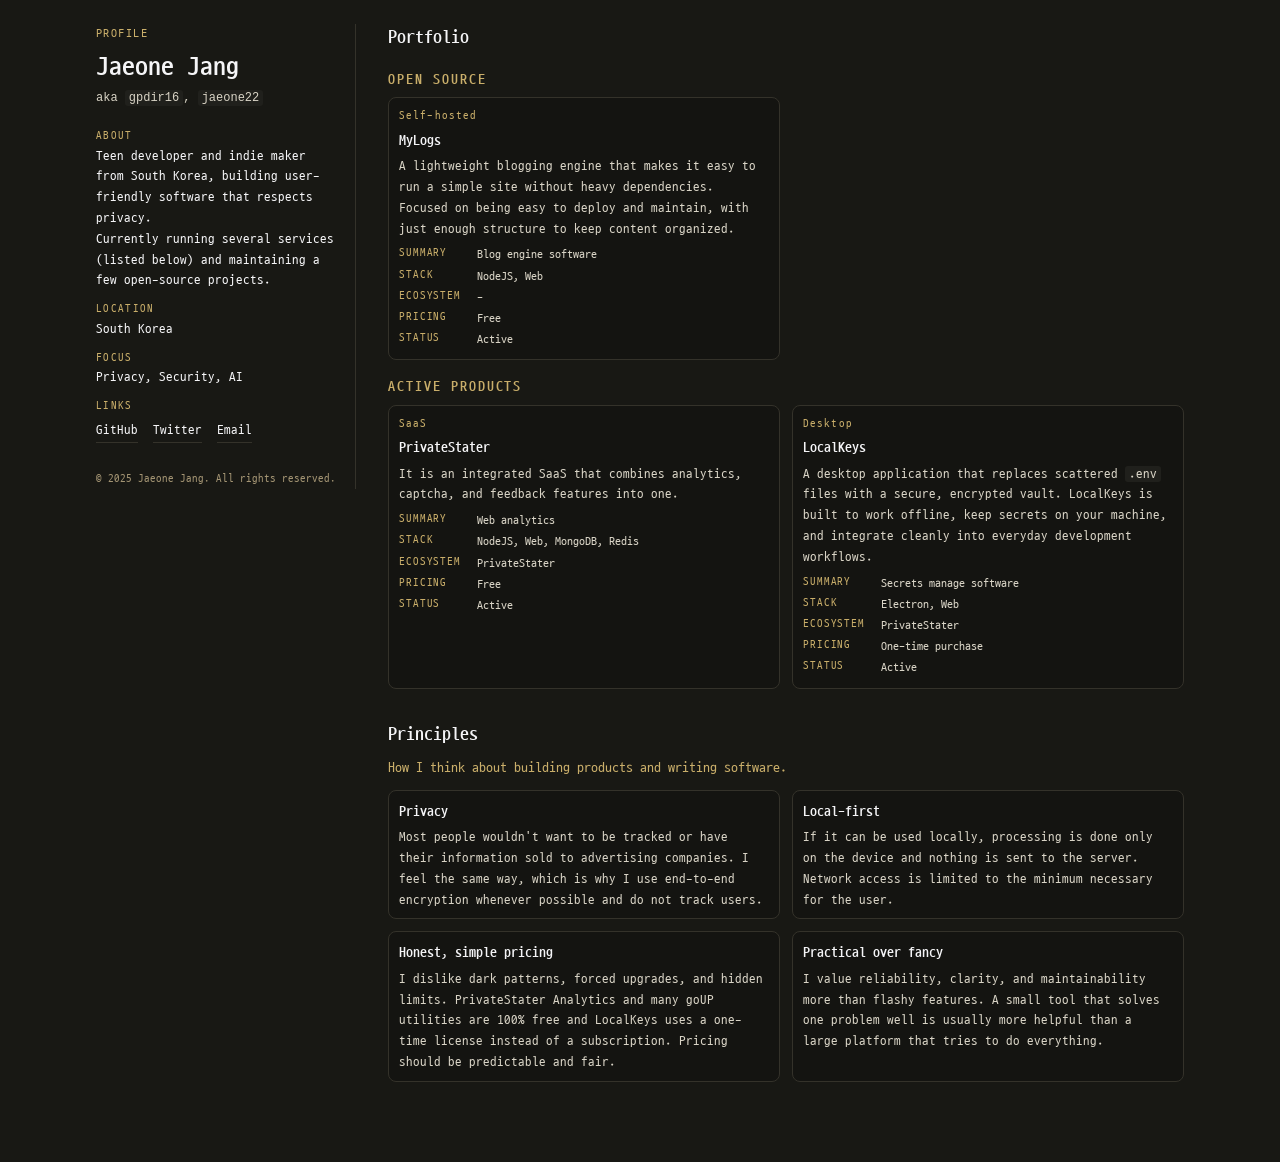
<file: index.html>
<!DOCTYPE html>
<html lang="en">
    <head>
        <meta charset="UTF-8" />
        <title>My profile</title>
        <meta name="viewport" content="width=device-width, initial-scale=1" />
        <meta name="description" content="Privacy-first teen developer from South Korea. Building the PrivateStater platform (Analytics, LocalKeys) and the goUP ecosystem of small utilities." />
        <meta name="color-scheme" content="dark" />
        <link rel="stylesheet" href="style.css" />
        <link rel="stylesheet" href="fonts/d2coding.css" />
    </head>
    <body>
        <div class="page">
            <div class="layout">
                <!-- 사이드바 영역 -->
                <aside class="sidebar">
                    <!-- 프로필 -->
                    <section class="name-block">
                        <div class="name-label">Profile</div>
                        <h1 class="name-main">Jaeone Jang</h1>
                        <div class="nickname">
                            aka <span class="inline-mono">gpdir16</span>,
                            <span class="inline-mono">jaeone22</span>
                        </div>
                    </section>

                    <section class="meta-list">
                        <div class="meta-item">
                            <span class="meta-item-label">About</span>
                            <span class="meta-item-value"
                                >Teen developer and indie maker from South Korea, building user-friendly software that respects privacy.<br />Currently running several services (listed below) and
                                maintaining a few open-source projects.</span
                            >
                        </div>
                    </section>

                    <!-- 메타데이터 -->
                    <section class="meta-list">
                        <div class="meta-item">
                            <span class="meta-item-label">Location</span>
                            <span class="meta-item-value">South Korea</span>
                        </div>
                        <div class="meta-item">
                            <span class="meta-item-label">Focus</span>
                            <span class="meta-item-value">Privacy, Security, AI</span>
                        </div>
                    </section>

                    <!-- 링크 -->
                    <section class="contacts">
                        <div class="contacts-title">Links</div>
                        <a class="contact-link" href="https://github.com/jaeone22" target="_blank" rel="noreferrer">GitHub</a>
                        <a class="contact-link" href="https://x.com/gpdir16" target="_blank" rel="noreferrer">Twitter</a>
                        <a class="contact-link" href="mailto:me@gpdir16.com" target="_blank" rel="noreferrer">Email</a>
                    </section>

                    <!-- 푸터 -->
                    <footer class="footer">
                        <span>&copy; 2025 Jaeone Jang. All rights reserved.</span>
                    </footer>
                </aside>

                <!-- 메인 콘텐츠 영역 -->
                <main class="content">
                    <!-- 포트폴리오 섹션 -->
                    <section id="portfolio" class="section">
                        <h2 class="section-title">Portfolio</h2>

                        <!-- 오픈소스 -->
                        <h3 class="subsection-title">Open source</h3>
                        <div class="grid-2">
                            <!-- MyLogs -->
                            <article class="block">
                                <div class="block-meta">Self-hosted</div>
                                <h3 class="block-title">MyLogs</h3>
                                <p class="block-body">
                                    A lightweight blogging engine that makes it easy to run a simple site without heavy dependencies. Focused on being easy to deploy and maintain, with just enough
                                    structure to keep content organized.
                                </p>
                                <dl class="project-meta">
                                    <div class="project-meta-row">
                                        <dt>Summary</dt>
                                        <dd>Blog engine software</dd>
                                    </div>
                                    <div class="project-meta-row">
                                        <dt>Stack</dt>
                                        <dd>NodeJS, Web</dd>
                                    </div>
                                    <div class="project-meta-row">
                                        <dt>Ecosystem</dt>
                                        <dd>-</dd>
                                    </div>
                                    <div class="project-meta-row">
                                        <dt>Pricing</dt>
                                        <dd>Free</dd>
                                    </div>
                                    <div class="project-meta-row">
                                        <dt>Status</dt>
                                        <dd>Active</dd>
                                    </div>
                                </dl>
                            </article>
                        </div>

                        <!-- 활성 제품들 -->
                        <h3 class="subsection-title">Active products</h3>
                        <div class="grid-2">
                            <!-- PrivateStater -->
                            <article class="block">
                                <div class="block-meta">SaaS</div>
                                <h3 class="block-title">PrivateStater</h3>
                                <p class="block-body">
                                    It is an integrated SaaS that combines analytics, captcha, and feedback features into one.
                                </p>
                                <dl class="project-meta">
                                    <div class="project-meta-row">
                                        <dt>Summary</dt>
                                        <dd>Web analytics</dd>
                                    </div>
                                    <div class="project-meta-row">
                                        <dt>Stack</dt>
                                        <dd>NodeJS, Web, MongoDB, Redis</dd>
                                    </div>
                                    <div class="project-meta-row">
                                        <dt>Ecosystem</dt>
                                        <dd>PrivateStater</dd>
                                    </div>
                                    <div class="project-meta-row">
                                        <dt>Pricing</dt>
                                        <dd>Free</dd>
                                    </div>
                                    <div class="project-meta-row">
                                        <dt>Status</dt>
                                        <dd>Active</dd>
                                    </div>
                                </dl>
                            </article>

                            <!-- LocalKeys -->
                            <article class="block">
                                <div class="block-meta">Desktop</div>
                                <h3 class="block-title">LocalKeys</h3>
                                <p class="block-body">
                                    A desktop application that replaces scattered
                                    <span class="inline-mono">.env</span> files with a secure, encrypted vault. LocalKeys is built to work offline, keep secrets on your machine, and integrate cleanly
                                    into everyday development workflows.
                                </p>
                                <dl class="project-meta">
                                    <div class="project-meta-row">
                                        <dt>Summary</dt>
                                        <dd>Secrets manage software</dd>
                                    </div>
                                    <div class="project-meta-row">
                                        <dt>Stack</dt>
                                        <dd>Electron, Web</dd>
                                    </div>
                                    <div class="project-meta-row">
                                        <dt>Ecosystem</dt>
                                        <dd>PrivateStater</dd>
                                    </div>
                                    <div class="project-meta-row">
                                        <dt>Pricing</dt>
                                        <dd>One-time purchase</dd>
                                    </div>
                                    <div class="project-meta-row">
                                        <dt>Status</dt>
                                        <dd>Active</dd>
                                    </div>
                                </dl>
                            </article>
                        </div>
                    </section>

                    <!-- 원칙 섹션 -->
                    <section id="principles" class="section">
                        <h2 class="section-title">Principles</h2>
                        <p class="section-subtitle">How I think about building products and writing software.</p>
                        <div class="grid-2">
                            <article class="block">
                                <h3 class="block-title">Privacy</h3>
                                <p class="block-body">
                                    Most people wouldn't want to be tracked or have their information sold to advertising companies. I feel the same way, which is why I use end-to-end encryption
                                    whenever possible and do not track users.
                                </p>
                            </article>
                            <article class="block">
                                <h3 class="block-title">Local-first</h3>
                                <p class="block-body">
                                    If it can be used locally, processing is done only on the device and nothing is sent to the server. Network access is limited to the minimum necessary for the user.
                                </p>
                            </article>
                            <article class="block">
                                <h3 class="block-title">Honest, simple pricing</h3>
                                <p class="block-body">
                                    I dislike dark patterns, forced upgrades, and hidden limits. PrivateStater Analytics and many goUP utilities are 100% free and LocalKeys uses a one-time license
                                    instead of a subscription. Pricing should be predictable and fair.
                                </p>
                            </article>
                            <article class="block">
                                <h3 class="block-title">Practical over fancy</h3>
                                <p class="block-body">
                                    I value reliability, clarity, and maintainability more than flashy features. A small tool that solves one problem well is usually more helpful than a large platform
                                    that tries to do everything.
                                </p>
                            </article>
                        </div>
                    </section>
                </main>
            </div>
        </div>
    </body>
</html>
</file>
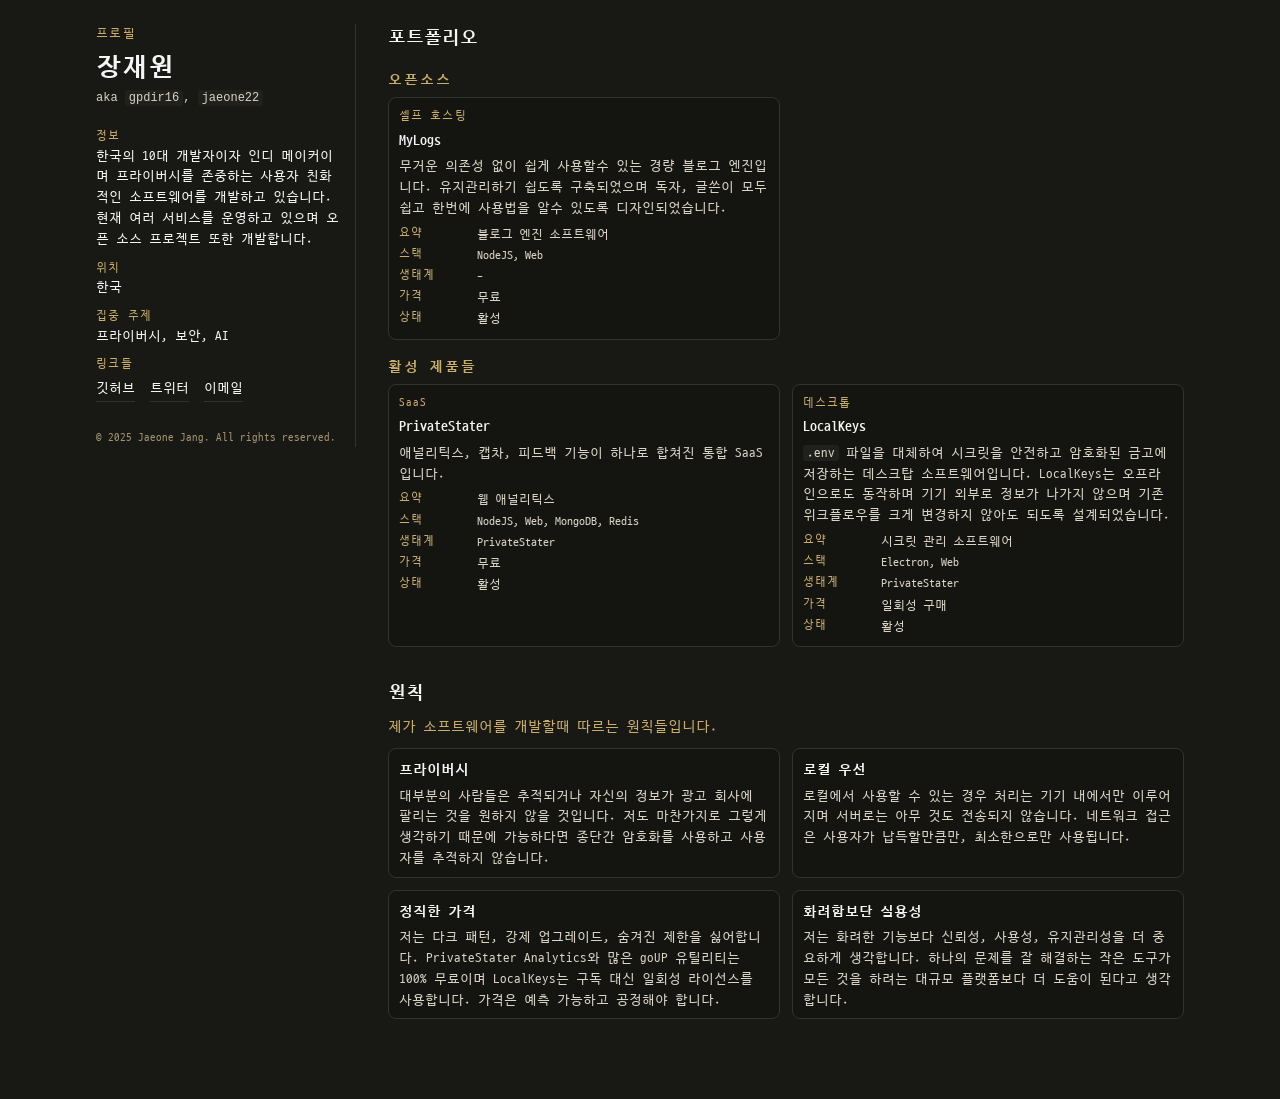
<file: ko/index.html>
<!DOCTYPE html>
<html lang="ko">
    <head>
        <meta charset="UTF-8" />
        <title>My profile</title>
        <meta name="viewport" content="width=device-width, initial-scale=1" />
        <meta name="description" content="Privacy-first teen developer from South Korea. Building the PrivateStater platform (Analytics, LocalKeys) and the goUP 생태계 of small utilities." />
        <meta name="color-scheme" content="dark" />
        <link rel="stylesheet" href="/style.css" />
        <link rel="stylesheet" href="/fonts/d2coding.css" />
    </head>
    <body>
        <div class="page">
            <div class="layout">
                <!-- 사이드바 영역 -->
                <aside class="sidebar">
                    <!-- 프로필 -->
                    <section class="name-block">
                        <div class="name-label">프로필</div>
                        <h1 class="name-main">장재원</h1>
                        <div class="nickname">
                            aka <span class="inline-mono">gpdir16</span>,
                            <span class="inline-mono">jaeone22</span>
                        </div>
                    </section>

                    <section class="meta-list">
                        <div class="meta-item">
                            <span class="meta-item-label">정보</span>
                            <span class="meta-item-value"
                                >한국의 10대 개발자이자 인디 메이커이며 프라이버시를 존중하는 사용자 친화적인 소프트웨어를 개발하고 있습니다.<br />현재 여러 서비스를 운영하고 있으며 오픈 소스 프로젝트
                                또한 개발합니다.</span
                            >
                        </div>
                    </section>

                    <!-- 메타데이터 -->
                    <section class="meta-list">
                        <div class="meta-item">
                            <span class="meta-item-label">위치</span>
                            <span class="meta-item-value">한국</span>
                        </div>
                        <div class="meta-item">
                            <span class="meta-item-label">집중 주제</span>
                            <span class="meta-item-value">프라이버시, 보안, AI</span>
                        </div>
                    </section>

                    <!-- 링크 -->
                    <section class="contacts">
                        <div class="contacts-title">링크들</div>
                        <a class="contact-link" href="https://github.com/jaeone22" target="_blank" rel="noreferrer">깃허브</a>
                        <a class="contact-link" href="https://x.com/gpdir16" target="_blank" rel="noreferrer">트위터</a>
                        <a class="contact-link" href="mailto:me@gpdir16.com" target="_blank" rel="noreferrer">이메일</a>
                    </section>

                    <!-- 푸터 -->
                    <footer class="footer">
                        <span>&copy; 2025 Jaeone Jang. All rights reserved.</span>
                    </footer>
                </aside>

                <!-- 메인 콘텐츠 영역 -->
                <main class="content">
                    <!-- 포트폴리오 섹션 -->
                    <section id="portfolio" class="section">
                        <h2 class="section-title">포트폴리오</h2>

                        <!-- 오픈소스 -->
                        <h3 class="subsection-title">오픈소스</h3>
                        <div class="grid-2">
                            <!-- MyLogs -->
                            <article class="block">
                                <div class="block-meta">셀프 호스팅</div>
                                <h3 class="block-title">MyLogs</h3>
                                <p class="block-body">
                                    무거운 의존성 없이 쉽게 사용할수 있는 경량 블로그 엔진입니다. 유지관리하기 쉽도록 구축되었으며 독자, 글쓴이 모두 쉽고 한번에 사용법을 알수 있도록 디자인되었습니다.
                                </p>
                                <dl class="project-meta">
                                    <div class="project-meta-row">
                                        <dt>요약</dt>
                                        <dd>블로그 엔진 소프트웨어</dd>
                                    </div>
                                    <div class="project-meta-row">
                                        <dt>스택</dt>
                                        <dd>NodeJS, Web</dd>
                                    </div>
                                    <div class="project-meta-row">
                                        <dt>생태계</dt>
                                        <dd>-</dd>
                                    </div>
                                    <div class="project-meta-row">
                                        <dt>가격</dt>
                                        <dd>무료</dd>
                                    </div>
                                    <div class="project-meta-row">
                                        <dt>상태</dt>
                                        <dd>활성</dd>
                                    </div>
                                </dl>
                            </article>
                        </div>

                        <!-- 활성 제품들 -->
                        <h3 class="subsection-title">활성 제품들</h3>
                        <div class="grid-2">
                            <!-- PrivateStater -->
                            <article class="block">
                                <div class="block-meta">SaaS</div>
                                <h3 class="block-title">PrivateStater</h3>
                                <p class="block-body">
                                    애널리틱스, 캡차, 피드백 기능이 하나로 합쳐진 통합 SaaS입니다.
                                </p>
                                <dl class="project-meta">
                                    <div class="project-meta-row">
                                        <dt>요약</dt>
                                        <dd>웹 애널리틱스</dd>
                                    </div>
                                    <div class="project-meta-row">
                                        <dt>스택</dt>
                                        <dd>NodeJS, Web, MongoDB, Redis</dd>
                                    </div>
                                    <div class="project-meta-row">
                                        <dt>생태계</dt>
                                        <dd>PrivateStater</dd>
                                    </div>
                                    <div class="project-meta-row">
                                        <dt>가격</dt>
                                        <dd>무료</dd>
                                    </div>
                                    <div class="project-meta-row">
                                        <dt>상태</dt>
                                        <dd>활성</dd>
                                    </div>
                                </dl>
                            </article>

                            <!-- LocalKeys -->
                            <article class="block">
                                <div class="block-meta">데스크톱</div>
                                <h3 class="block-title">LocalKeys</h3>
                                <p class="block-body">
                                    <span class="inline-mono">.env</span> 파일을 대체하여 시크릿을 안전하고 암호화된 금고에 저장하는 데스크탑 소프트웨어입니다. LocalKeys는 오프라인으로도 동작하며 기기
                                    외부로 정보가 나가지 않으며 기존 위크플로우를 크게 변경하지 않아도 되도록 설계되었습니다.
                                </p>
                                <dl class="project-meta">
                                    <div class="project-meta-row">
                                        <dt>요약</dt>
                                        <dd>시크릿 관리 소프트웨어</dd>
                                    </div>
                                    <div class="project-meta-row">
                                        <dt>스택</dt>
                                        <dd>Electron, Web</dd>
                                    </div>
                                    <div class="project-meta-row">
                                        <dt>생태계</dt>
                                        <dd>PrivateStater</dd>
                                    </div>
                                    <div class="project-meta-row">
                                        <dt>가격</dt>
                                        <dd>일회성 구매</dd>
                                    </div>
                                    <div class="project-meta-row">
                                        <dt>상태</dt>
                                        <dd>활성</dd>
                                    </div>
                                </dl>
                            </article>
                        </div>
                    </section>

                    <!-- 원칙 섹션 -->
                    <section id="principles" class="section">
                        <h2 class="section-title">원칙</h2>
                        <p class="section-subtitle">제가 소프트웨어를 개발할때 따르는 원칙들입니다.</p>
                        <div class="grid-2">
                            <article class="block">
                                <h3 class="block-title">프라이버시</h3>
                                <p class="block-body">
                                    대부분의 사람들은 추적되거나 자신의 정보가 광고 회사에 팔리는 것을 원하지 않을 것입니다. 저도 마찬가지로 그렇게 생각하기 때문에 가능하다면 종단간 암호화를 사용하고
                                    사용자를 추적하지 않습니다.
                                </p>
                            </article>
                            <article class="block">
                                <h3 class="block-title">로컬 우선</h3>
                                <p class="block-body">
                                    로컬에서 사용할 수 있는 경우 처리는 기기 내에서만 이루어지며 서버로는 아무 것도 전송되지 않습니다. 네트워크 접근은 사용자가 납득할만큼만, 최소한으로만 사용됩니다.
                                </p>
                            </article>
                            <article class="block">
                                <h3 class="block-title">정직한 가격</h3>
                                <p class="block-body">
                                    저는 다크 패턴, 강제 업그레이드, 숨겨진 제한을 싫어합니다. PrivateStater Analytics와 많은 goUP 유틸리티는 100% 무료이며 LocalKeys는 구독 대신 일회성 라이선스를
                                    사용합니다. 가격은 예측 가능하고 공정해야 합니다.
                                </p>
                            </article>
                            <article class="block">
                                <h3 class="block-title">화려함보단 실용성</h3>
                                <p class="block-body">
                                    저는 화려한 기능보다 신뢰성, 사용성, 유지관리성을 더 중요하게 생각합니다. 하나의 문제를 잘 해결하는 작은 도구가 모든 것을 하려는 대규모 플랫폼보다 더 도움이 된다고
                                    생각합니다.
                                </p>
                            </article>
                        </div>
                    </section>
                </main>
            </div>
        </div>
    </body>
</html>
</file>
<file: style.css>
/* ========= 기본 설정 ========= */
* {
    box-sizing: border-box;
}

html,
body {
    margin: 0;
    padding: 0;
}

body {
    font-family: D2Coding, "D2 coding", monospace;
    background-color: rgb(24, 24, 20);
    color: #f5f5f7;
    line-height: 1.6;
}

a {
    color: inherit;
    text-decoration: none;
}

a:focus-visible {
    outline: 2px solid #e1c36e;
    outline-offset: 2px;
}

/* ========= 전체 레이아웃 ========= */

.page {
    max-width: 1120px;
    margin: 0 auto;
    padding: 24px 16px 48px;
}

.layout {
    display: grid;
    grid-template-columns: 260px minmax(0, 1fr);
    gap: 32px;
}

@media (max-width: 880px) {
    .layout {
        grid-template-columns: 1fr;
    }
}

/* ========= 사이드바 ========= */

.sidebar {
    position: sticky;
    top: 16px;
    align-self: flex-start;
    border-right: 1px solid rgb(52, 50, 42);
    padding-right: 16px;
}

@media (max-width: 880px) {
    .sidebar {
        position: static;
        border-right: none;
        border-bottom: 1px solid rgb(52, 50, 42);
        padding-right: 0;
        padding-bottom: 16px;
        margin-bottom: 16px;
    }
}

.name-block {
    margin-bottom: 20px;
}

.name-label {
    font-size: 12px;
    text-transform: uppercase;
    letter-spacing: 0.12em;
    color: #c9ae6a;
}

.name-main {
    font-size: 26px;
    margin: 4px 0 0;
}

.nickname {
    font-family: "SF Mono", ui-monospace, Menlo, Consolas, monospace;
    font-size: 12px;
    color: #d9d4c6;
}

.meta-list {
    font-size: 13px;
}

.meta-item-label {
    display: block;
    font-size: 11px;
    text-transform: uppercase;
    letter-spacing: 0.12em;
    color: #c9ae6a;
}

.meta-item-value {
    color: #f5f5f7;
}

.meta-item {
    margin-bottom: 10px;
}

.contacts {
    font-size: 13px;
}

.contacts-title {
    font-size: 11px;
    text-transform: uppercase;
    letter-spacing: 0.12em;
    color: #c9ae6a;
    margin-bottom: 4px;
}

.contact-link {
    display: inline-block;
    margin-right: 8px;
    margin-bottom: 4px;
    padding-bottom: 2px;
    border-bottom: 1px solid rgb(52, 50, 42);
}

.contact-link:hover {
    border-color: #e1c36e;
}

/* ========= 메인 콘텐츠 영역 ========= */

.section {
    margin-bottom: 32px;
}

.section-title {
    font-size: 18px;
    margin: 0 0 8px;
}

.section-subtitle {
    margin: 0 0 10px;
    font-size: 14px;
    color: #c9ae6a;
}

.section-body {
    margin: 0 0 6px;
    font-size: 14px;
    color: #d9d4c6;
}

.section-body + .section-body {
    margin-top: 2px;
}

.inline-mono {
    background-color: rgb(32, 32, 28);
    padding: 1px 4px;
    border-radius: 3px;
}

/* ========= 카드 / 그리드 ========= */

.grid-2 {
    display: grid;
    grid-template-columns: 1fr 1fr;
    gap: 12px;
}

@media (max-width: 720px) {
    .grid-2 {
        grid-template-columns: 1fr;
    }
}

.block {
    border: 1px solid rgb(52, 50, 42);
    border-radius: 8px;
    padding: 10px 10px 8px;
    background-color: rgb(20, 20, 17);
}

.block-title {
    margin: 0 0 4px;
    font-size: 14px;
}

.block-meta {
    margin: 0 0 4px;
    font-size: 11px;
    color: #c9ae6a;
    letter-spacing: 0.10em;
}

.block-body {
    margin: 0;
    font-size: 13px;
    color: #d9d4c6;
}

.subsection-title {
    font-size: 14px;
    text-transform: uppercase;
    letter-spacing: 0.14em;
    color: #c9ae6a;
    margin: 16px 0 6px;
}

/* ========= 프로젝트 메타 (포트폴리오용) ========= */

.project-meta {
    margin: 6px 0 0;
    padding: 0;
}

.project-meta-row {
    display: flex;
    gap: 8px;
    margin-bottom: 2px;
}

.project-meta dt {
    min-width: 70px;
    font-size: 11px;
    text-transform: uppercase;
    letter-spacing: 0.08em;
    color: #c9ae6a;
}

.project-meta dd {
    margin: 0;
    font-size: 12px;
    color: #d9d4c6;
}

/* ========= 타임라인 ========= */

.timeline {
    list-style: none;
    margin: 8px 0 0;
    padding: 0;
    font-size: 13px;
    color: #d9d4c6;
}

.timeline-item {
    margin-bottom: 10px;
}

.timeline-year {
    font-size: 12px;
    text-transform: uppercase;
    letter-spacing: 0.12em;
    color: #c9ae6a;
}

.timeline-body {
    margin: 2px 0 0;
}

/* ========= 푸터 ========= */

.footer {
    margin-top: 24px;
    font-size: 11px;
    color: #a39473;
}
</file>
<file: fonts/d2coding.css>
/*
 * D2 coding (Korean) http://dev.naver.com/projects/d2coding/
 */
@font-face {
    font-family: "D2 coding";
    font-style: normal;
    font-weight: 400;
    src: url("D2Coding.woff2") format("woff2"), url("D2Coding.woff") format("woff");
}
@font-face {
    font-family: "D2 coding";
    font-style: normal;
    font-weight: 700;
    src: url("D2CodingBold.woff2") format("woff2"), url("D2CodingBold.woff") format("woff");
}
</file>
